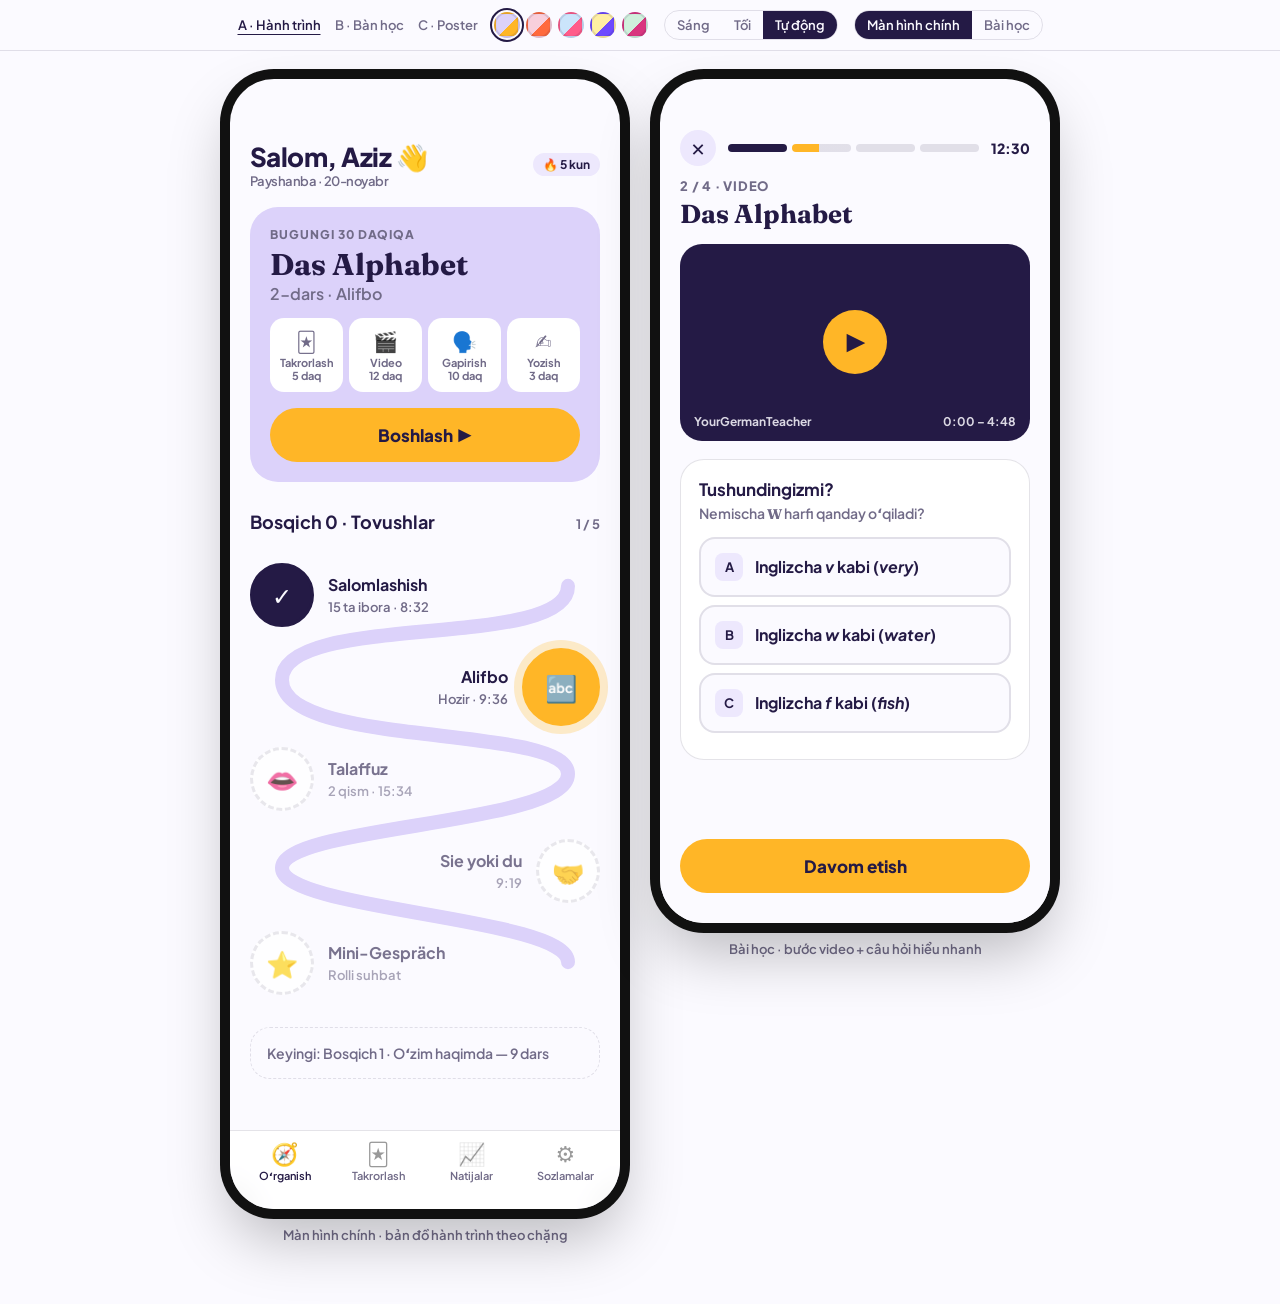
<file: mockups/index.html>
<!doctype html>
<meta charset="utf-8">
<meta http-equiv="refresh" content="0; url=a.html">
<title>Mẫu giao diện</title>
<a href="a.html">Mẫu A</a> · <a href="b.html">Mẫu B</a> · <a href="c.html">Mẫu C</a>
</file>
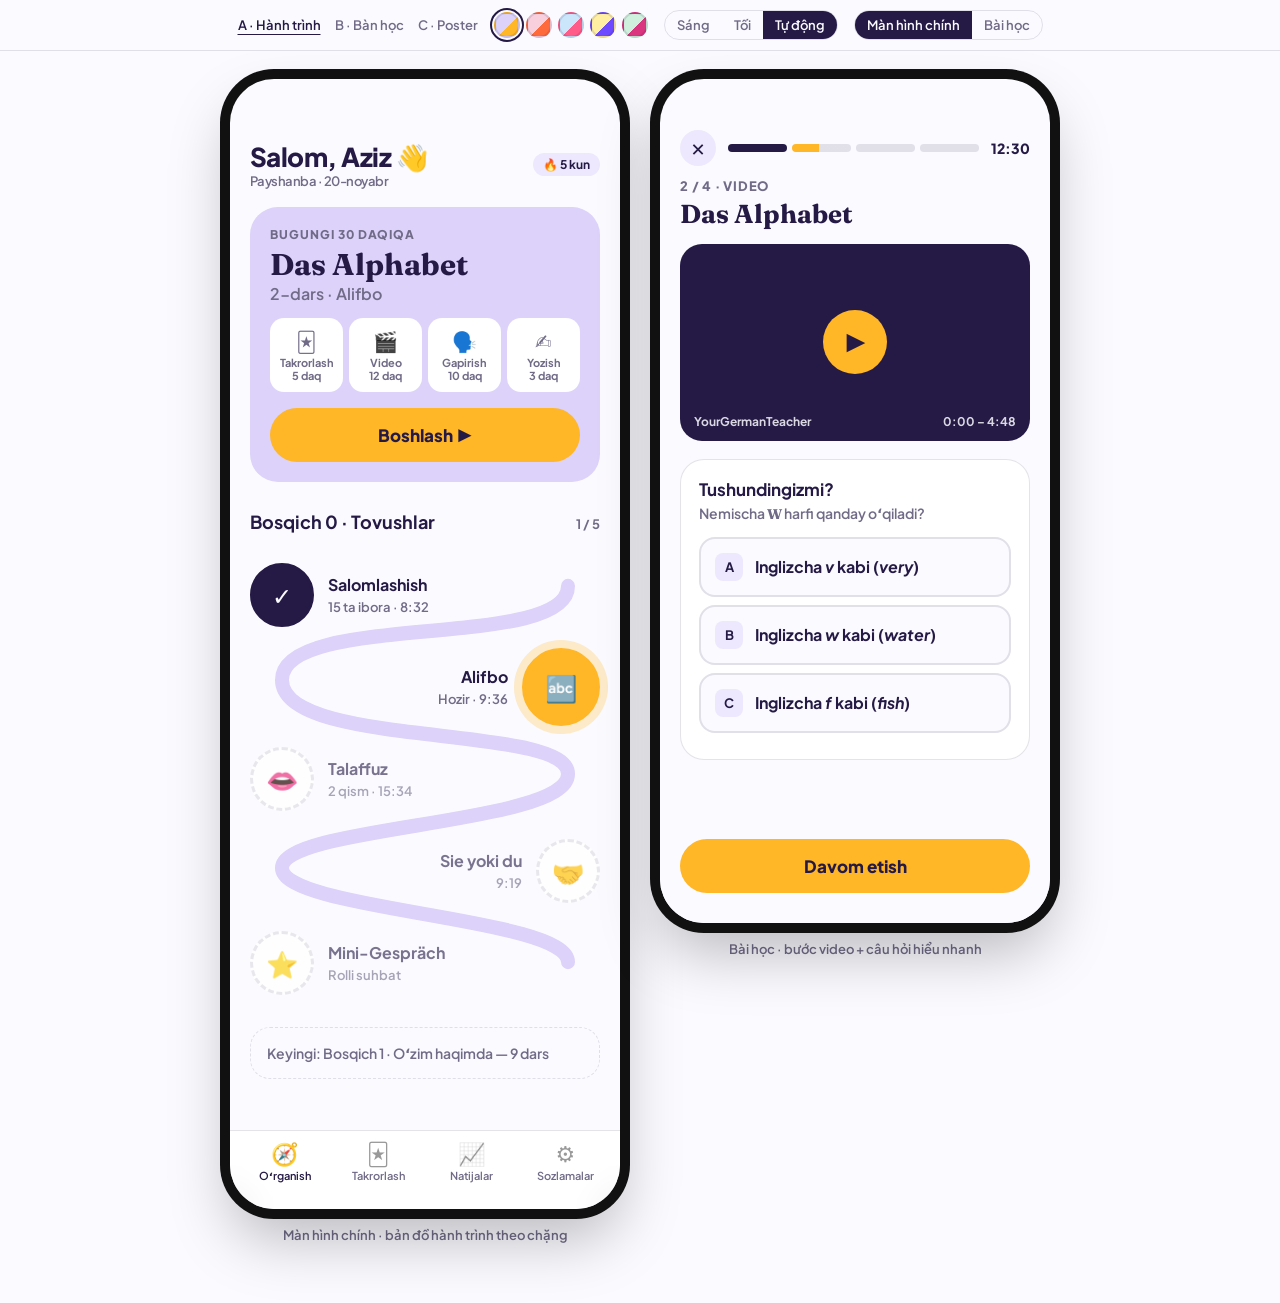
<file: mockups/a.html>
<!doctype html>
<html lang="uz" data-theme="lavender">
<head>
<meta charset="utf-8">
<meta name="viewport" content="width=device-width, initial-scale=1, viewport-fit=cover">
<title>Mẫu A · Hành trình</title>
<link rel="preconnect" href="https://fonts.googleapis.com"><link rel="preconnect" href="https://fonts.gstatic.com" crossorigin>
<link href="https://fonts.googleapis.com/css2?family=Fraunces:opsz,wght@9..144,500;9..144,700&family=Plus+Jakarta+Sans:wght@400;500;600;700;800&display=swap" rel="stylesheet">
<link rel="stylesheet" href="theme.css">
<style>
.wrap { padding: 8px 20px 0; }
.hello { display: flex; justify-content: space-between; align-items: center; margin: 6px 0 18px; }
.hello h1 { font-size: 26px; margin: 0; font-weight: 800; letter-spacing: -.02em; }
.hello small { display: block; color: var(--muted); font-weight: 600; font-size: 13px; }
.today { background: var(--air); border-radius: 28px; padding: 20px; }
.today .k { font-size: 12px; font-weight: 800; letter-spacing: .08em; text-transform: uppercase; color: var(--muted); }
.today h2 { margin: 6px 0 2px; font-size: 30px; line-height: 1.1; }
.today p { margin: 0 0 14px; color: var(--muted); font-weight: 600; }
.plan { display: grid; grid-template-columns: repeat(4, 1fr); gap: 6px; margin-bottom: 16px; }
.plan div { background: var(--surface); border-radius: 14px; padding: 10px 6px; text-align: center; font-size: 11px; font-weight: 700; color: var(--muted); }
.plan b { display: block; font-size: 20px; margin-bottom: 2px; }
.sec { display: flex; align-items: baseline; justify-content: space-between; margin: 28px 0 6px; }
.sec h3 { margin: 0; font-size: 18px; }
.sec span { font-size: 13px; color: var(--muted); font-weight: 700; }
.path { position: relative; padding: 10px 0 0; }
.path svg { position: absolute; inset: 0; width: 100%; height: 100%; z-index: 0; }
.node { position: relative; z-index: 1; display: flex; align-items: center; gap: 14px; height: 92px; }
.node:nth-child(odd) { flex-direction: row-reverse; text-align: right; }
.stop { flex: none; width: 64px; height: 64px; border-radius: 50%; display: grid; place-items: center; font-size: 26px; border: 3px solid var(--ink); background: var(--surface); }
.node.done .stop { background: var(--ink); color: var(--base); font-size: 24px; font-weight: 800; }
.node.now .stop { width: 78px; height: 78px; background: var(--accent); border-color: var(--accent); box-shadow: 0 0 0 8px color-mix(in srgb, var(--accent) 25%, transparent); }
.node.lock .stop { border-style: dashed; border-color: var(--line); opacity: .8; }
.node .t b { display: block; font-size: 16px; }
.node .t span { font-size: 13px; color: var(--muted); font-weight: 600; }
.node.lock .t { opacity: .6; }
.next-stage { margin-top: 18px; padding: 16px; border-radius: 20px; border: 1.5px dashed var(--line); color: var(--muted); font-weight: 600; font-size: 14px; }
/* lesson */
.ltop { display: flex; align-items: center; gap: 12px; padding: 4px 20px 12px; }
.ltop .x { width: 36px; height: 36px; border-radius: 50%; background: var(--soft); font-size: 18px; }
.segs { flex: 1; display: grid; grid-template-columns: repeat(4,1fr); gap: 5px; }
.segs i { height: 8px; border-radius: 4px; background: var(--line); }
.segs i.on { background: var(--ink); }
.segs i.half { background: linear-gradient(90deg, var(--accent) 45%, var(--line) 45%); }
.ltop time { font-weight: 800; font-size: 14px; }
.stepk { padding: 0 20px; font-size: 13px; font-weight: 800; color: var(--muted); letter-spacing: .06em; text-transform: uppercase; }
.lh { padding: 4px 20px 14px; margin: 0; font-size: 26px; }
.video { margin: 0 20px; aspect-ratio: 16/9; border-radius: 22px; background: var(--ink); color: var(--base); display: grid; place-items: center; position: relative; overflow: hidden; }
.video .play { width: 64px; height: 64px; border-radius: 50%; background: var(--accent); color: var(--on-accent); display: grid; place-items: center; font-size: 24px; }
.video .meta { position: absolute; left: 14px; bottom: 12px; right: 14px; display: flex; justify-content: space-between; font-size: 12px; font-weight: 700; opacity: .85; }
.q { margin: 18px 20px 0; background: var(--surface); border-radius: 24px; padding: 18px; border: 1px solid var(--line); }
.q h4 { margin: 0 0 4px; font-size: 17px; }
.q p { margin: 0 0 14px; color: var(--muted); font-size: 14px; font-weight: 600; }
.opt { display: flex; align-items: center; gap: 12px; width: 100%; text-align: left; padding: 14px; border-radius: 16px; border: 2px solid var(--line); margin-bottom: 8px; font-weight: 700; font-size: 16px; background: var(--base); }
.opt kbd { font: inherit; width: 28px; height: 28px; border-radius: 8px; background: var(--soft); display: grid; place-items: center; font-size: 13px; }
.opt.is-right { border-color: var(--das); background: var(--das-bg); }
.opt.is-wrong { border-color: var(--die); background: var(--die-bg); }
.opt.is-dim { opacity: .5; }
.feedback { font-weight: 800; margin-top: 6px; }
.foot { position: absolute; left: 0; right: 0; bottom: 0; padding: 14px 20px 30px; background: linear-gradient(transparent, var(--base) 30%); }
</style>
</head>
<body>
<main class="stage">
  <!-- HOME -->
  <figure>
    <div class="phone">
      <div class="status"></div>
      <div class="scroll"><div class="wrap">
        <div class="hello">
          <h1>Salom, Aziz 👋<small>Payshanba · 20-noyabr</small></h1>
          <span class="chip">🔥 5 kun</span>
        </div>

        <section class="today">
          <div class="k">Bugungi 30 daqiqa</div>
          <h2 class="de">Das Alphabet</h2>
          <p>2-dars · Alifbo</p>
          <div class="plan">
            <div><b>🃏</b>Takrorlash<br>5 daq</div>
            <div><b>🎬</b>Video<br>12 daq</div>
            <div><b>🗣️</b>Gapirish<br>10 daq</div>
            <div><b>✍️</b>Yozish<br>3 daq</div>
          </div>
          <button class="btn">Boshlash ▶</button>
        </section>

        <div class="sec"><h3>Bosqich 0 · Tovushlar</h3><span>1 / 5</span></div>
        <div class="path">
          <svg viewBox="0 0 350 460" preserveAspectRatio="none" aria-hidden="true">
            <path d="M318 46 C 318 110, 32 70, 32 138 S 318 180, 318 230 S 32 280, 32 322 S 318 370, 318 414" fill="none" stroke="var(--air)" stroke-width="14" stroke-linecap="round"/>
          </svg>
          <div class="node done"><div class="stop">✓</div><div class="t"><b>Salomlashish</b><span>15 ta ibora · 8:32</span></div></div>
          <div class="node now"><div class="stop">🔤</div><div class="t"><b>Alifbo</b><span>Hozir · 9:36</span></div></div>
          <div class="node lock"><div class="stop">👄</div><div class="t"><b>Talaffuz</b><span>2 qism · 15:34</span></div></div>
          <div class="node lock"><div class="stop">🤝</div><div class="t"><b>Sie yoki du</b><span>9:19</span></div></div>
          <div class="node lock"><div class="stop">⭐</div><div class="t"><b>Mini-Gespräch</b><span>Rolli suhbat</span></div></div>
        </div>
        <div class="next-stage">Keyingi: Bosqich 1 · Oʻzim haqimda — 9 dars</div>
      </div></div>
      <nav class="tabbar">
        <a class="on" href="#"><span class="ico">🧭</span>Oʻrganish</a>
        <a href="#"><span class="ico">🃏</span>Takrorlash</a>
        <a href="#"><span class="ico">📈</span>Natijalar</a>
        <a href="#"><span class="ico">⚙️</span>Sozlamalar</a>
      </nav>
    </div>
    <figcaption class="caption">Màn hình chính · bản đồ hành trình theo chặng</figcaption>
  </figure>

  <!-- LESSON -->
  <figure>
    <div class="phone">
      <div class="status"></div>
      <div class="scroll">
        <div class="ltop">
          <button class="x" aria-label="Yopish">✕</button>
          <div class="segs"><i class="on"></i><i class="half"></i><i></i><i></i></div>
          <time>12:30</time>
        </div>
        <div class="stepk">2 / 4 · Video</div>
        <h2 class="lh de">Das Alphabet</h2>
        <div class="video">
          <div class="play">▶</div>
          <div class="meta"><span>YourGermanTeacher</span><span>0:00 – 4:48</span></div>
        </div>
        <div class="q" data-q>
          <h4>Tushundingizmi?</h4>
          <p>Nemischa <b class="de">W</b> harfi qanday oʻqiladi?</p>
          <button class="opt" data-ok="1"><kbd>A</kbd><span>Inglizcha <i>v</i> kabi (<i>very</i>)</span></button>
          <button class="opt" data-ok="0"><kbd>B</kbd><span>Inglizcha <i>w</i> kabi (<i>water</i>)</span></button>
          <button class="opt" data-ok="0"><kbd>C</kbd><span>Inglizcha <i>f</i> kabi (<i>fish</i>)</span></button>
          <div class="feedback" hidden></div>
        </div>
      </div>
      <div class="foot"><button class="btn">Davom etish</button></div>
    </div>
    <figcaption class="caption">Bài học · bước video + câu hỏi hiểu nhanh</figcaption>
  </figure>
</main>
<script type="module" src="kit.js"></script>
</body>
</html>
</file>
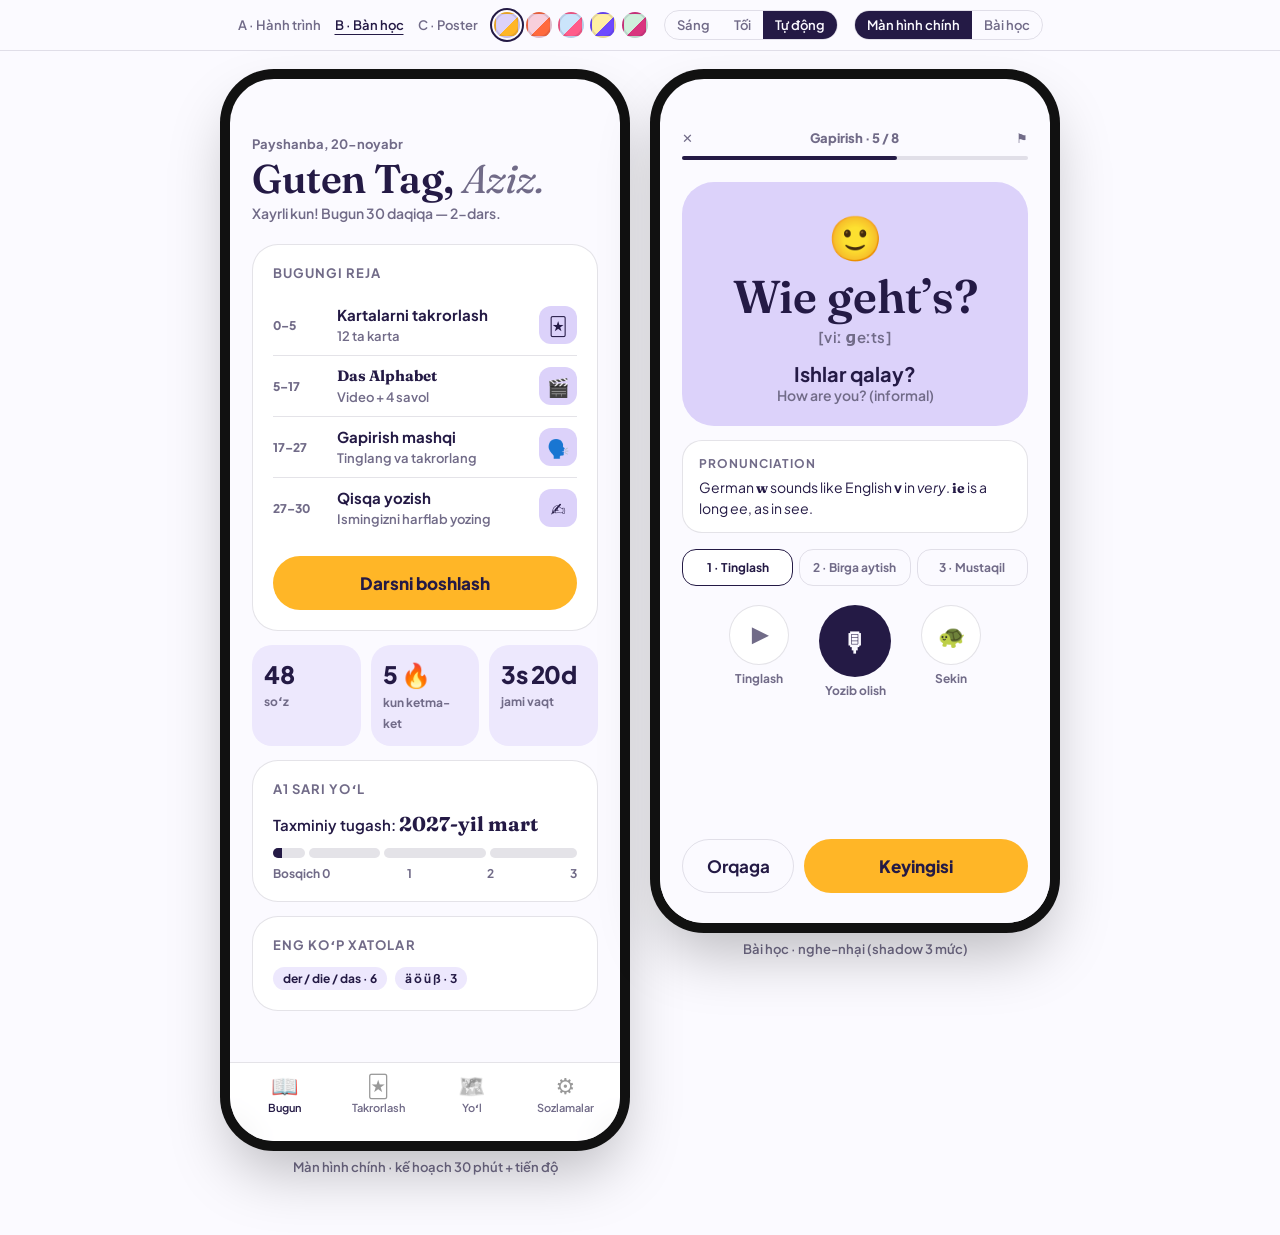
<file: mockups/b.html>
<!doctype html>
<html lang="uz" data-theme="lavender">
<head>
<meta charset="utf-8">
<meta name="viewport" content="width=device-width, initial-scale=1, viewport-fit=cover">
<title>Mẫu B · Bàn học</title>
<link rel="preconnect" href="https://fonts.googleapis.com"><link rel="preconnect" href="https://fonts.gstatic.com" crossorigin>
<link href="https://fonts.googleapis.com/css2?family=Fraunces:ital,opsz,wght@0,9..144,400;0,9..144,600;1,9..144,400&family=Plus+Jakarta+Sans:wght@400;500;600;700;800&display=swap" rel="stylesheet">
<link rel="stylesheet" href="theme.css">
<style>
.wrap { padding: 10px 22px 0; }
.date { font-size: 13px; font-weight: 700; color: var(--muted); }
.greet { font-family: var(--font-de); font-weight: 600; font-size: 40px; line-height: 1.05; margin: 6px 0 4px; letter-spacing: -.01em; }
.greet em { font-weight: 400; color: var(--muted); }
.gloss { color: var(--muted); font-size: 14px; font-weight: 600; margin-bottom: 22px; }
.card { background: var(--surface); border: 1px solid var(--line); border-radius: 26px; padding: 20px; }
.card h3 { margin: 0 0 14px; font-size: 13px; letter-spacing: .08em; text-transform: uppercase; color: var(--muted); }
.tl { list-style: none; margin: 0 0 18px; padding: 0; }
.tl li { display: grid; grid-template-columns: 54px 1fr auto; gap: 10px; align-items: center; padding: 10px 0; border-top: 1px solid var(--line); }
.tl li:first-child { border-top: 0; }
.tl .m { font-size: 12px; font-weight: 800; color: var(--muted); }
.tl b { font-size: 15px; display: block; }
.tl small { color: var(--muted); font-weight: 600; font-size: 13px; }
.tl .e { width: 38px; height: 38px; border-radius: 12px; background: var(--air); display: grid; place-items: center; font-size: 18px; }
.stats { display: grid; grid-template-columns: repeat(3, 1fr); gap: 10px; margin: 14px 0; }
.stat { background: var(--soft); border-radius: 20px; padding: 14px 12px; }
.stat b { display: block; font-size: 24px; font-weight: 800; letter-spacing: -.02em; }
.stat span { font-size: 12px; font-weight: 700; color: var(--muted); }
.eta .bar { display: grid; grid-template-columns: 4fr 9fr 13fr 11fr; gap: 4px; margin: 12px 0 8px; }
.eta .bar i { height: 10px; border-radius: 5px; background: var(--line); position: relative; overflow: hidden; }
.eta .bar i:first-child::after { content: ""; position: absolute; inset: 0; width: 30%; background: var(--ink); }
.eta .row { display: flex; justify-content: space-between; font-size: 12px; font-weight: 700; color: var(--muted); }
.eta p { margin: 0; font-size: 15px; font-weight: 600; }
.eta p b { font-family: var(--font-de); font-size: 20px; }
.errs { display: flex; flex-wrap: wrap; gap: 8px; margin-top: 4px; }
/* lesson */
.lhead { display: flex; justify-content: space-between; align-items: center; padding: 4px 22px 10px; font-size: 13px; font-weight: 800; color: var(--muted); }
.thin { margin: 0 22px; height: 4px; border-radius: 2px; background: var(--line); }
.thin i { display: block; height: 4px; width: 62%; border-radius: 2px; background: var(--ink); }
.phrase { margin: 22px 22px 0; background: var(--air); border-radius: 32px; padding: 26px 22px 22px; text-align: center; }
.phrase .pic { font-size: 44px; }
.phrase .big { font-family: var(--font-de); font-size: 46px; font-weight: 600; line-height: 1.05; margin: 8px 0 6px; }
.phrase .ipa { font-size: 15px; color: var(--muted); font-weight: 600; letter-spacing: .02em; }
.phrase .uz { font-size: 20px; font-weight: 700; margin-top: 14px; }
.phrase .en { font-size: 14px; color: var(--muted); font-weight: 600; }
.note { margin: 14px 22px 0; padding: 14px 16px; border-radius: 20px; background: var(--surface); border: 1px solid var(--line); font-size: 14px; line-height: 1.45; }
.note b.k { display: block; font-size: 12px; text-transform: uppercase; letter-spacing: .08em; color: var(--muted); margin-bottom: 4px; }
.lvls { display: grid; grid-template-columns: repeat(3,1fr); gap: 6px; margin: 16px 22px 0; }
.lvls button { padding: 10px 4px; border-radius: 14px; border: 1.5px solid var(--line); font-size: 12px; font-weight: 700; color: var(--muted); }
.lvls button.on { border-color: var(--ink); color: var(--ink); background: var(--surface); }
.ctrls { display: flex; justify-content: center; gap: 18px; margin: 18px 22px 0; }
.ctrls button { display: flex; flex-direction: column; align-items: center; gap: 6px; font-size: 12px; font-weight: 700; color: var(--muted); }
.ctrls button span { width: 60px; height: 60px; border-radius: 50%; display: grid; place-items: center; font-size: 22px; background: var(--surface); border: 1.5px solid var(--line); }
.ctrls button.rec span { width: 72px; height: 72px; background: var(--ink); color: var(--base); border: 0; font-size: 26px; }
.foot { position: absolute; left: 0; right: 0; bottom: 0; padding: 14px 22px 30px; display: grid; grid-template-columns: 1fr 2fr; gap: 10px; background: linear-gradient(transparent, var(--base) 30%); }
</style>
</head>
<body>
<main class="stage">
  <figure>
    <div class="phone">
      <div class="status"></div>
      <div class="scroll"><div class="wrap">
        <div class="date">Payshanba, 20-noyabr</div>
        <div class="greet">Guten Tag, <em>Aziz.</em></div>
        <div class="gloss">Xayrli kun! Bugun 30 daqiqa — 2-dars.</div>

        <section class="card">
          <h3>Bugungi reja</h3>
          <ol class="tl">
            <li><span class="m">0–5</span><div><b>Kartalarni takrorlash</b><small>12 ta karta</small></div><span class="e">🃏</span></li>
            <li><span class="m">5–17</span><div><b class="de">Das Alphabet</b><small>Video + 4 savol</small></div><span class="e">🎬</span></li>
            <li><span class="m">17–27</span><div><b>Gapirish mashqi</b><small>Tinglang va takrorlang</small></div><span class="e">🗣️</span></li>
            <li><span class="m">27–30</span><div><b>Qisqa yozish</b><small>Ismingizni harflab yozing</small></div><span class="e">✍️</span></li>
          </ol>
          <button class="btn">Darsni boshlash</button>
        </section>

        <div class="stats">
          <div class="stat"><b>48</b><span>soʻz</span></div>
          <div class="stat"><b>5 🔥</b><span>kun ketma-ket</span></div>
          <div class="stat"><b>3s 20d</b><span>jami vaqt</span></div>
        </div>

        <section class="card eta">
          <h3>A1 sari yoʻl</h3>
          <p>Taxminiy tugash: <b>2027-yil mart</b></p>
          <div class="bar"><i></i><i></i><i></i><i></i></div>
          <div class="row"><span>Bosqich 0</span><span>1</span><span>2</span><span>3</span></div>
        </section>

        <section class="card" style="margin-top:14px">
          <h3>Eng koʻp xatolar</h3>
          <div class="errs"><span class="chip">der / die / das · 6</span><span class="chip">ä ö ü ß · 3</span></div>
        </section>
      </div></div>
      <nav class="tabbar">
        <a class="on" href="#"><span class="ico">📖</span>Bugun</a>
        <a href="#"><span class="ico">🃏</span>Takrorlash</a>
        <a href="#"><span class="ico">🗺️</span>Yoʻl</a>
        <a href="#"><span class="ico">⚙️</span>Sozlamalar</a>
      </nav>
    </div>
    <figcaption class="caption">Màn hình chính · kế hoạch 30 phút + tiến độ</figcaption>
  </figure>

  <figure>
    <div class="phone">
      <div class="status"></div>
      <div class="scroll">
        <div class="lhead"><span>✕</span><span>Gapirish · 5 / 8</span><span>⚑</span></div>
        <div class="thin"><i></i></div>
        <div class="phrase">
          <div class="pic">🙂</div>
          <div class="big">Wie geht’s?</div>
          <div class="ipa">[viː ɡeːts]</div>
          <div class="uz">Ishlar qalay?</div>
          <div class="en">How are you? (informal)</div>
        </div>
        <div class="note">
          <b class="k">Pronunciation</b>
          German <b class="de">w</b> sounds like English <b>v</b> in <i>very</i>. <b class="de">ie</b> is a long <i>ee</i>, as in <i>see</i>.
        </div>
        <div class="lvls"><button class="on">1 · Tinglash</button><button>2 · Birga aytish</button><button>3 · Mustaqil</button></div>
        <div class="ctrls">
          <button><span>▶</span>Tinglash</button>
          <button class="rec"><span>🎙</span>Yozib olish</button>
          <button><span>🐢</span>Sekin</button>
        </div>
      </div>
      <div class="foot"><button class="btn ghost">Orqaga</button><button class="btn">Keyingisi</button></div>
    </div>
    <figcaption class="caption">Bài học · nghe-nhại (shadow 3 mức)</figcaption>
  </figure>
</main>
<script type="module" src="kit.js"></script>
</body>
</html>
</file>
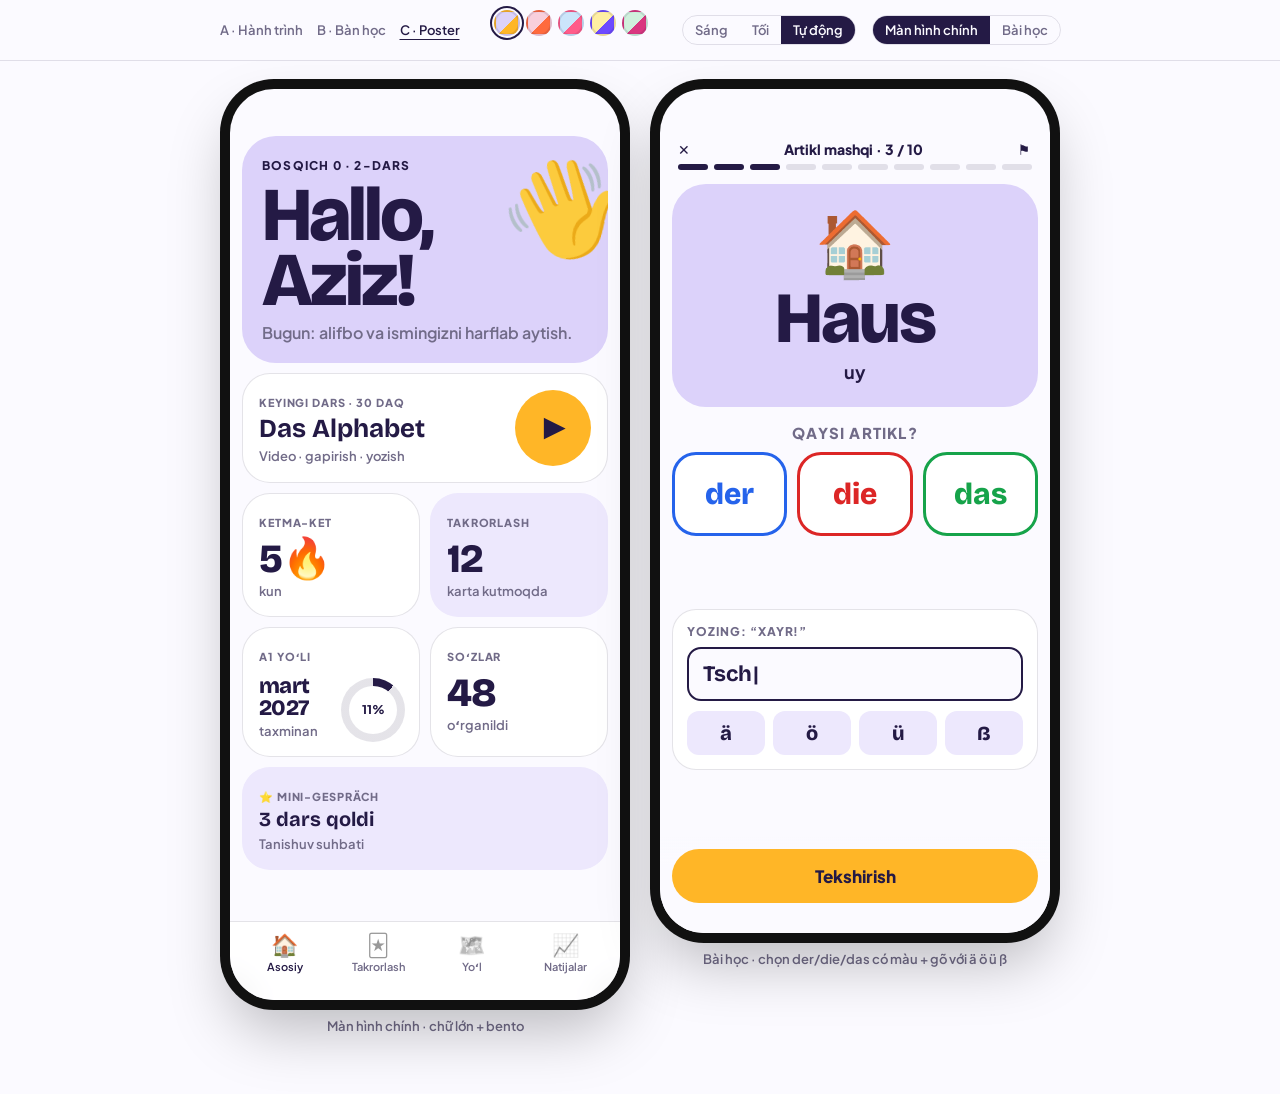
<file: mockups/c.html>
<!doctype html>
<html lang="uz" data-theme="lavender">
<head>
<meta charset="utf-8">
<meta name="viewport" content="width=device-width, initial-scale=1, viewport-fit=cover">
<title>Mẫu C · Poster</title>
<link rel="preconnect" href="https://fonts.googleapis.com"><link rel="preconnect" href="https://fonts.gstatic.com" crossorigin>
<link href="https://fonts.googleapis.com/css2?family=Bricolage+Grotesque:opsz,wght@12..96,700;12..96,800&family=Plus+Jakarta+Sans:wght@400;500;600;700;800&display=swap" rel="stylesheet">
<link rel="stylesheet" href="theme.css">
<style>
:root { --font-de: "Bricolage Grotesque", var(--font-ui); }
.hero { background: var(--air); margin: 0 12px; border-radius: 34px; padding: 22px 20px 20px; position: relative; overflow: hidden; }
.hero .k { font-size: 12px; font-weight: 800; letter-spacing: .1em; text-transform: uppercase; }
.hero .huge { font-family: var(--font-de); font-weight: 800; font-size: 76px; line-height: .86; letter-spacing: -.04em; margin: 10px 0 8px; }
.hero p { margin: 0; font-weight: 600; color: var(--muted); }
.hero .deco { position: absolute; right: -10px; top: 8px; font-size: 92px; transform: rotate(12deg); opacity: .9; }
.bento { display: grid; grid-template-columns: 1fr 1fr; gap: 10px; padding: 10px 12px 0; }
.tile { background: var(--surface); border: 1px solid var(--line); border-radius: 28px; padding: 16px; position: relative; }
.tile .k { font-size: 11px; font-weight: 800; letter-spacing: .08em; text-transform: uppercase; color: var(--muted); }
.tile .v { font-family: var(--font-de); font-weight: 800; font-size: 40px; line-height: 1; margin-top: 8px; letter-spacing: -.03em; }
.tile small { font-weight: 600; color: var(--muted); font-size: 13px; }
.tile.wide { grid-column: span 2; display: flex; align-items: center; gap: 14px; }
.tile.wide .t { flex: 1; }
.tile.wide .t b { display: block; font-family: var(--font-de); font-size: 26px; line-height: 1.05; margin: 4px 0 2px; }
.go { flex: none; width: 76px; height: 76px; border-radius: 50%; background: var(--accent); color: var(--on-accent); font-size: 28px; font-weight: 800; display: grid; place-items: center; }
.ring { width: 64px; height: 64px; border-radius: 50%; background: conic-gradient(var(--ink) 0 11%, var(--line) 11% 100%); display: grid; place-items: center; position: absolute; right: 14px; bottom: 14px; }
.ring::after { content: "11%"; width: 48px; height: 48px; border-radius: 50%; background: var(--surface); display: grid; place-items: center; font-size: 12px; font-weight: 800; }
.tile.air { background: var(--soft); border-color: transparent; }
/* lesson */
.lt { display: flex; align-items: center; justify-content: space-between; padding: 4px 18px 6px; font-weight: 800; font-size: 14px; }
.hearts { letter-spacing: 2px; }
.dots { display: flex; gap: 6px; padding: 0 18px 14px; }
.dots i { flex: 1; height: 6px; border-radius: 3px; background: var(--line); }
.dots i.on { background: var(--ink); }
.word { margin: 0 12px; background: var(--air); border-radius: 34px; padding: 24px 20px; text-align: center; }
.word .pic { font-size: 64px; line-height: 1; }
.word .w { font-family: var(--font-de); font-weight: 800; font-size: 72px; letter-spacing: -.03em; line-height: 1; margin: 10px 0 6px; }
.word .uz { font-weight: 700; font-size: 18px; }
.ask { text-align: center; font-weight: 800; font-size: 15px; margin: 16px 0 10px; color: var(--muted); text-transform: uppercase; letter-spacing: .08em; }
.arts { display: grid; grid-template-columns: repeat(3, 1fr); gap: 10px; padding: 0 12px; }
.arts button { height: 84px; border-radius: 24px; font-family: var(--font-de); font-weight: 800; font-size: 30px; border: 3px solid currentColor; background: var(--surface); transition: transform .1s; }
.arts button:active { transform: scale(.96); }
.arts .der { color: var(--der); } .arts .die { color: var(--die); } .arts .das { color: var(--das); }
.arts button.is-right::after { content: " ✓"; }
.arts .der.is-right, .arts .die.is-right, .arts .das.is-right { color: var(--das); background: var(--das-bg); }
.arts button.is-wrong { background: var(--die-bg); }
.arts button.is-dim { opacity: .35; }
.feedback { text-align: center; font-weight: 800; margin: 10px 12px 0; }
.plural { margin: 12px 12px 0; padding: 14px 16px; border-radius: 22px; background: var(--surface); border: 1px solid var(--line); display: flex; justify-content: space-between; font-weight: 700; }
.plural span { color: var(--muted); font-size: 13px; }
[data-q]:not([data-done]) ~ .plural { visibility: hidden; }
.type { margin: 12px 12px 0; padding: 14px; border-radius: 24px; background: var(--surface); border: 1px solid var(--line); }
.type .k { font-size: 12px; font-weight: 800; color: var(--muted); text-transform: uppercase; letter-spacing: .08em; }
.type .in { margin: 8px 0 10px; padding: 12px 14px; border-radius: 14px; background: var(--base); border: 2px solid var(--ink); font-family: var(--font-de); font-size: 22px; font-weight: 700; }
.type .in::after { content: "|"; animation: blink 1s steps(1) infinite; margin-left: 1px; }
@keyframes blink { 50% { opacity: 0; } }
.keys { display: flex; gap: 8px; }
.keys button { flex: 1; height: 44px; border-radius: 12px; background: var(--soft); font-family: var(--font-de); font-weight: 800; font-size: 20px; }
.foot { position: absolute; left: 0; right: 0; bottom: 0; padding: 14px 12px 30px; background: linear-gradient(transparent, var(--base) 30%); }
</style>
</head>
<body>
<main class="stage">
  <figure>
    <div class="phone">
      <div class="status"></div>
      <div class="scroll">
        <section class="hero">
          <span class="deco">👋</span>
          <div class="k">Bosqich 0 · 2-dars</div>
          <div class="huge de">Hallo,<br>Aziz!</div>
          <p>Bugun: alifbo va ismingizni harflab aytish.</p>
        </section>
        <div class="bento">
          <div class="tile wide">
            <div class="t"><span class="k">Keyingi dars · 30 daq</span><b class="de">Das Alphabet</b><small>Video · gapirish · yozish</small></div>
            <button class="go" aria-label="Boshlash">▶</button>
          </div>
          <div class="tile"><span class="k">Ketma-ket</span><div class="v">5🔥</div><small>kun</small></div>
          <div class="tile air"><span class="k">Takrorlash</span><div class="v">12</div><small>karta kutmoqda</small></div>
          <div class="tile"><span class="k">A1 yoʻli</span><div class="v" style="font-size:22px;margin-top:10px">mart<br>2027</div><small>taxminan</small><div class="ring"></div></div>
          <div class="tile"><span class="k">Soʻzlar</span><div class="v">48</div><small>oʻrganildi</small></div>
          <div class="tile wide air"><div class="t"><span class="k">⭐ Mini-Gespräch</span><b class="de" style="font-size:20px">3 dars qoldi</b><small>Tanishuv suhbati</small></div></div>
        </div>
      </div>
      <nav class="tabbar">
        <a class="on" href="#"><span class="ico">🏠</span>Asosiy</a>
        <a href="#"><span class="ico">🃏</span>Takrorlash</a>
        <a href="#"><span class="ico">🗺️</span>Yoʻl</a>
        <a href="#"><span class="ico">📈</span>Natijalar</a>
      </nav>
    </div>
    <figcaption class="caption">Màn hình chính · chữ lớn + bento</figcaption>
  </figure>

  <figure>
    <div class="phone">
      <div class="status"></div>
      <div class="scroll">
        <div class="lt"><span>✕</span><span>Artikl mashqi · 3 / 10</span><span class="hearts">⚑</span></div>
        <div class="dots"><i class="on"></i><i class="on"></i><i class="on"></i><i></i><i></i><i></i><i></i><i></i><i></i><i></i></div>
        <div class="word">
          <div class="pic">🏠</div>
          <div class="w de">Haus</div>
          <div class="uz">uy</div>
        </div>
        <div data-q>
          <div class="ask">Qaysi artikl?</div>
          <div class="arts">
            <button class="der" data-ok="0">der</button>
            <button class="die" data-ok="0">die</button>
            <button class="das" data-ok="1">das</button>
          </div>
          <div class="feedback" hidden></div>
        </div>
        <div class="plural"><b class="de"><span class="art das" style="color:var(--das);font-size:inherit">das</span> Haus → <span class="art die" style="color:var(--die);font-size:inherit">die</span> Häuser</b><span>koʻplik</span></div>
        <div class="type">
          <div class="k">Yozing: “Xayr!”</div>
          <div class="in">Tsch</div>
          <div class="keys"><button>ä</button><button>ö</button><button>ü</button><button>ß</button></div>
        </div>
      </div>
      <div class="foot"><button class="btn">Tekshirish</button></div>
    </div>
    <figcaption class="caption">Bài học · chọn der/die/das có màu + gõ với ä ö ü ß</figcaption>
  </figure>
</main>
<script type="module" src="kit.js"></script>
</body>
</html>
</file>
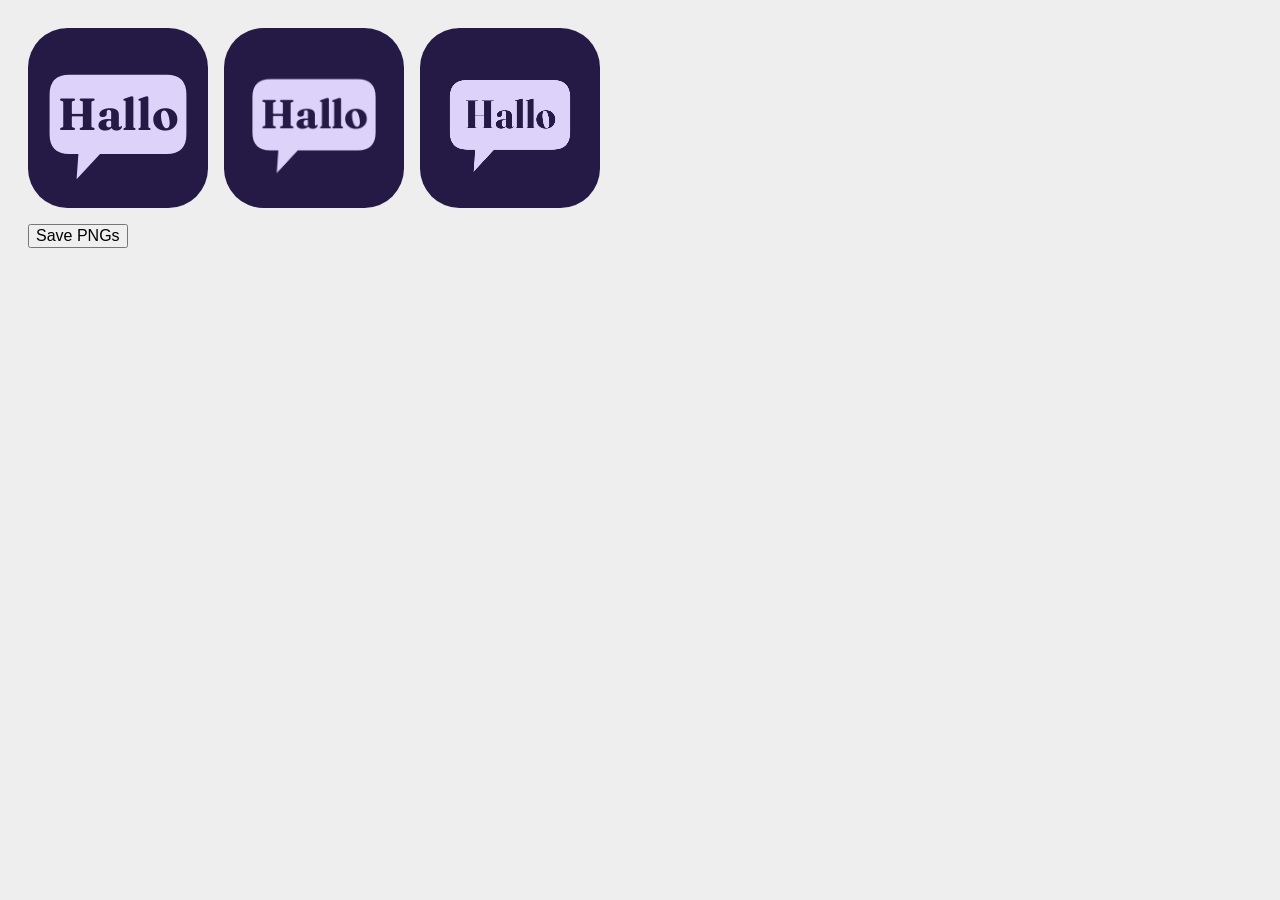
<file: tools/icon.html>
<!doctype html>
<meta charset="utf-8">
<title>App icon renderer</title>
<!-- Dev tool: open via `node tools/serve.mjs` → /tools/icon.html, press "Save" to write icons/icon-*.png. -->
<link href="https://fonts.googleapis.com/css2?family=Fraunces:opsz,wght@9..144,700&display=swap" rel="stylesheet">
<body style="font-family:system-ui;background:#eee;padding:20px">
<div id="out" style="display:flex;gap:16px;align-items:end"></div>
<button id="save" style="margin-top:16px;font-size:16px">Save PNGs</button> <span id="msg"></span>
<script>
const INK = "#241A45", AIR = "#DCD2FA";
// Speech bubble with "Hallo". scale < 1 keeps the art inside the maskable safe zone.
function draw(size, scale = 1) {
  const c = document.createElement("canvas"); c.width = c.height = size;
  const g = c.getContext("2d"); const u = size / 100;
  g.fillStyle = INK; g.fillRect(0, 0, size, size);
  g.save(); g.translate(size / 2, size / 2); g.scale(scale, scale); g.translate(-size / 2, -size / 2);
  // bubble: rounded rect 12..88 × 26..70, tail bottom-left
  const x = 12 * u, y = 26 * u, w = 76 * u, h = 44 * u, r = 11 * u;
  g.fillStyle = AIR; g.beginPath();
  g.moveTo(x + r, y); g.lineTo(x + w - r, y); g.quadraticCurveTo(x + w, y, x + w, y + r);
  g.lineTo(x + w, y + h - r); g.quadraticCurveTo(x + w, y + h, x + w - r, y + h);
  g.lineTo(40 * u, y + h); g.lineTo(27 * u, 84 * u); g.lineTo(28 * u, y + h);
  g.lineTo(x + r, y + h); g.quadraticCurveTo(x, y + h, x, y + h - r);
  g.lineTo(x, y + r); g.quadraticCurveTo(x, y, x + r, y); g.closePath(); g.fill();
  g.fillStyle = INK; g.font = `700 ${25 * u}px Fraunces`; g.textAlign = "center"; g.textBaseline = "alphabetic";
  g.fillText("Hallo", 50 * u, 56.5 * u);
  g.restore();
  return c;
}
const SIZES = [[180, 1], [192, 0.9], [512, 0.88]];
document.fonts.load(`700 40px Fraunces`).then(() => {
  for (const [s, k] of SIZES) { const c = draw(s, k); c.style.width = Math.min(s, 180) + "px"; c.style.borderRadius = "22%"; out.append(c); }
});
save.onclick = async () => {
  for (const [s, k] of SIZES) {
    const blob = await new Promise(r => draw(s, k).toBlob(r, "image/png"));
    await fetch(`/__icon/icon-${s}.png`, { method: "PUT", body: blob });
  }
  msg.textContent = "saved";
};
</script>
</file>
<file: mockups/theme.css>
/* Shared theme tokens for the 3 mockups. 5 themes × light/dark.
   Model: air (favourite pastel, ~30%) + base (neutral, ~60%) + one strong accent (~10%).
   Gender colours are fixed across all themes. */

:root {
  --der: #2563EB; --die: #DC2626; --das: #16A34A;
  --der-bg: #E8F0FE; --die-bg: #FDECEC; --das-bg: #E7F6EC;
  --radius: 18px;
  --font-ui: "Plus Jakarta Sans", system-ui, -apple-system, "Segoe UI", sans-serif;
  --font-de: "Fraunces", Georgia, serif;
}

/* ---- light palettes ---- */
[data-theme="rose"]     { --air:#F8CFDC; --base:#FFF7F4; --ink:#3B1527; --accent:#FF6A3D; --on-accent:#2A0E05; --surface:#FFFFFF; }
[data-theme="lavender"] { --air:#DCD2FA; --base:#FBFAFF; --ink:#241A45; --accent:#FFB627; --on-accent:#241A45; --surface:#FFFFFF; }
[data-theme="sky"]      { --air:#CBE5FB; --base:#F7FBFF; --ink:#0F2742; --accent:#FF5C8A; --on-accent:#0F2742; --surface:#FFFFFF; }
[data-theme="butter"]   { --air:#FFEFA3; --base:#FFFCF1; --ink:#2B2140; --accent:#6D4AFF; --on-accent:#FFFFFF; --surface:#FFFFFF; }
[data-theme="mint"]     { --air:#CFF0DC; --base:#F6FBF7; --ink:#10302A; --accent:#D9367F; --on-accent:#FFFFFF; --surface:#FFFFFF; }

/* ---- dark palettes (base tinted by theme, air becomes a deep tint) ---- */
[data-mode="dark"][data-theme="rose"]     { --air:#6B2E45; --base:#1F1218; --ink:#FBE3EA; --surface:#2E1B24; }
[data-mode="dark"][data-theme="lavender"] { --air:#43357A; --base:#16122A; --ink:#ECE7FF; --surface:#231C3F; }
[data-mode="dark"][data-theme="sky"]      { --air:#24486F; --base:#0D1A2B; --ink:#E3F1FD; --surface:#16283F; }
[data-mode="dark"][data-theme="butter"]   { --air:#5C4E1E; --base:#1C1810; --ink:#FFF6CF; --surface:#2B2516; }
[data-mode="dark"][data-theme="mint"]     { --air:#285343; --base:#0F1E19; --ink:#DDF5E7; --surface:#18302A; }
[data-mode="dark"] {
  --der:#8DB4FF; --die:#FF8A8A; --das:#6EDC9F;
  --der-bg:#1B2A4A; --die-bg:#3F1A1A; --das-bg:#163826;
}

/* derived */
[data-theme] {
  --muted: color-mix(in srgb, var(--ink) 64%, var(--base));
  --line: color-mix(in srgb, var(--ink) 12%, transparent);
  --soft: color-mix(in srgb, var(--air) 45%, var(--base));
}

*, *::before, *::after { box-sizing: border-box; }
[hidden] { display: none !important; }
html { -webkit-text-size-adjust: 100%; }
body {
  margin: 0; font-family: var(--font-ui); color: var(--ink); background: var(--base);
  touch-action: manipulation; -webkit-font-smoothing: antialiased;
}
button { font: inherit; color: inherit; border: 0; background: none; cursor: pointer; touch-action: manipulation; }
.de { font-family: var(--font-de); }
.g-der { color: var(--der); } .g-die { color: var(--die); } .g-das { color: var(--das); }

/* ---- mockup chrome (not part of the app) ---- */
.kit {
  position: sticky; top: 0; z-index: 50; display: flex; flex-wrap: wrap; gap: 10px 16px; align-items: center;
  justify-content: center; padding: 10px 16px; background: color-mix(in srgb, var(--base) 88%, transparent);
  backdrop-filter: blur(10px); -webkit-backdrop-filter: blur(10px); border-bottom: 1px solid var(--line); font-size: 13px;
}
.kit a { color: var(--muted); text-decoration: none; font-weight: 600; }
.kit a[aria-current] { color: var(--ink); text-decoration: underline; text-underline-offset: 4px; }
.kit .dots { display: flex; gap: 6px; }
.kit .dot { width: 26px; height: 26px; border-radius: 50%; border: 2px solid var(--line); }
.kit .dot[aria-pressed="true"] { outline: 2px solid var(--ink); outline-offset: 2px; }
.kit .seg { display: inline-flex; border: 1px solid var(--line); border-radius: 999px; overflow: hidden; }
.kit .seg button { padding: 6px 12px; font-size: 13px; font-weight: 600; color: var(--muted); }
.kit .seg button[aria-pressed="true"] { background: var(--ink); color: var(--base); }

.stage { display: flex; gap: 40px; justify-content: center; align-items: flex-start; padding: 28px 16px 60px; }
.phone {
  width: 390px; min-height: 844px; background: var(--base); border-radius: 44px; overflow: hidden; position: relative;
  box-shadow: 0 0 0 10px #111, 0 30px 60px rgba(0,0,0,.25); display: flex; flex-direction: column;
}
.phone .status { height: 47px; flex: none; }
.phone .scroll { flex: 1; overflow-y: auto; padding-bottom: 130px; }
.caption { text-align: center; font-size: 13px; color: var(--muted); margin-top: 18px; font-weight: 600; }
.view-switch { display: none; }

@media (max-width: 860px) {
  .stage { padding: 0; gap: 0; display: block; }
  .phone { width: 100%; min-height: calc(100vh - 100px); border-radius: 0; box-shadow: none; }
  .phone .status { height: 8px; }
  .caption { display: none; }
  .view-switch { display: inline-flex; }
  .stage > figure:not(.active) { display: none; }
  .kit { position: static; }
  .phone .tabbar, .phone .foot { position: fixed; z-index: 40; }
  figure { margin: 0; }
}
figure { margin: 0; }

/* ---- shared app bits ---- */
.tabbar {
  position: absolute; left: 0; right: 0; bottom: 0; display: flex; justify-content: space-around;
  padding: 8px 8px 26px; background: color-mix(in srgb, var(--surface) 92%, transparent);
  backdrop-filter: blur(12px); -webkit-backdrop-filter: blur(12px); border-top: 1px solid var(--line);
}
.tabbar a { display: flex; flex-direction: column; align-items: center; gap: 2px; font-size: 11px; font-weight: 600; color: var(--muted); text-decoration: none; min-width: 64px; }
.tabbar a .ico { font-size: 22px; line-height: 28px; filter: grayscale(1); opacity: .7; }
.tabbar a.on { color: var(--ink); }
.tabbar a.on .ico { filter: none; opacity: 1; }
.btn {
  display: flex; align-items: center; justify-content: center; gap: 8px; width: 100%; min-height: 54px; border-radius: 999px;
  background: var(--accent); color: var(--on-accent); font-weight: 800; font-size: 17px;
}
.btn.ghost { background: transparent; color: var(--ink); border: 1.5px solid var(--line); font-weight: 700; }
.chip { display: inline-flex; align-items: center; gap: 6px; padding: 4px 10px; border-radius: 999px; font-size: 12px; font-weight: 700; background: var(--soft); color: var(--ink); }
.art { font-weight: 800; }
.art.der { color: var(--der); } .art.die { color: var(--die); } .art.das { color: var(--das); }
</file>
